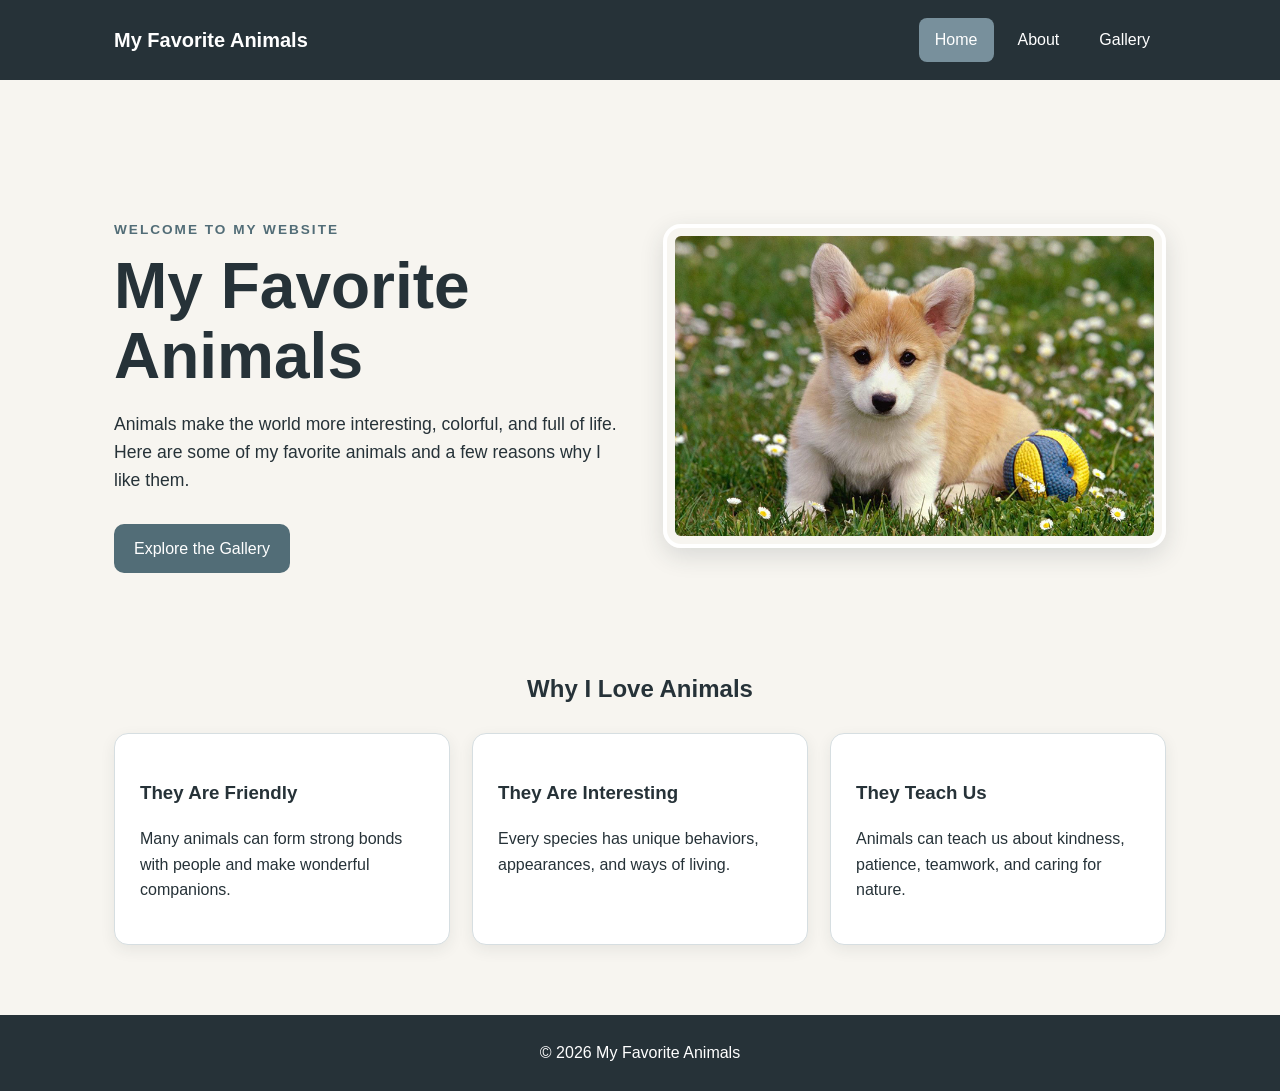
<file: index.html>
<!DOCTYPE html>
<html lang="en">
<head>
    <meta charset="UTF-8">
    <meta name="viewport" content="width=device-width, initial-scale=1.0">
    <title>My Favorite Animals</title>
    <link rel="stylesheet" href="style.css">
</head>
<body>
    <a class="skip-link" href="#main-content">Skip to Main Content</a>
    <header>
        <nav aria-label="Main navigation">
            <div class="nav-brand">My Favorite Animals</div>
            <ul>
                <li><a class="active" href="index.html" aria-current="page">Home</a></li>
                <li><a href="about.html">About</a></li>
                <li><a href="gallery.html">Gallery</a></li>
            </ul>
        </nav>
    </header>
    <main id="main-content">
        <section class="hero" aria-labelledby="hero-title">
            <div class="hero-text">
                <p class="eyebrow">WELCOME TO MY WEBSITE</p>
                <h1 id="hero-title">My Favorite Animals</h1>
                <p>Animals make the world more interesting, colorful, and full of life. Here are some of my favorite animals and a few reasons why I like them.</p>
                <a class="button" href="gallery.html">Explore the Gallery</a>
            </div>
            <div class="hero-image">
                <img src="Dog.jpg" alt="Illustration of a friendly dog">
            </div>
        </section>
        <section class="content-section" aria-labelledby="why-title">
            <h2 id="why-title">Why I Love Animals</h2>
            <div class="feature-grid">
                <article class="card">
                    <h3>They Are Friendly</h3>
                    <p>Many animals can form strong bonds with people and make wonderful companions.</p>
                </article>
                <article class="card">
                    <h3>They Are Interesting</h3>
                    <p>Every species has unique behaviors, appearances, and ways of living.</p>
                </article>
                <article class="card">
                    <h3>They Teach Us</h3>
                    <p>Animals can teach us about kindness, patience, teamwork, and caring for nature.</p>
                </article>
            </div>
        </section>
    </main>
    <footer>
        <p>&copy; 2026 My Favorite Animals</p>
    </footer>
    <script src="script.js" defer></script>
</body>
</html>
</file>
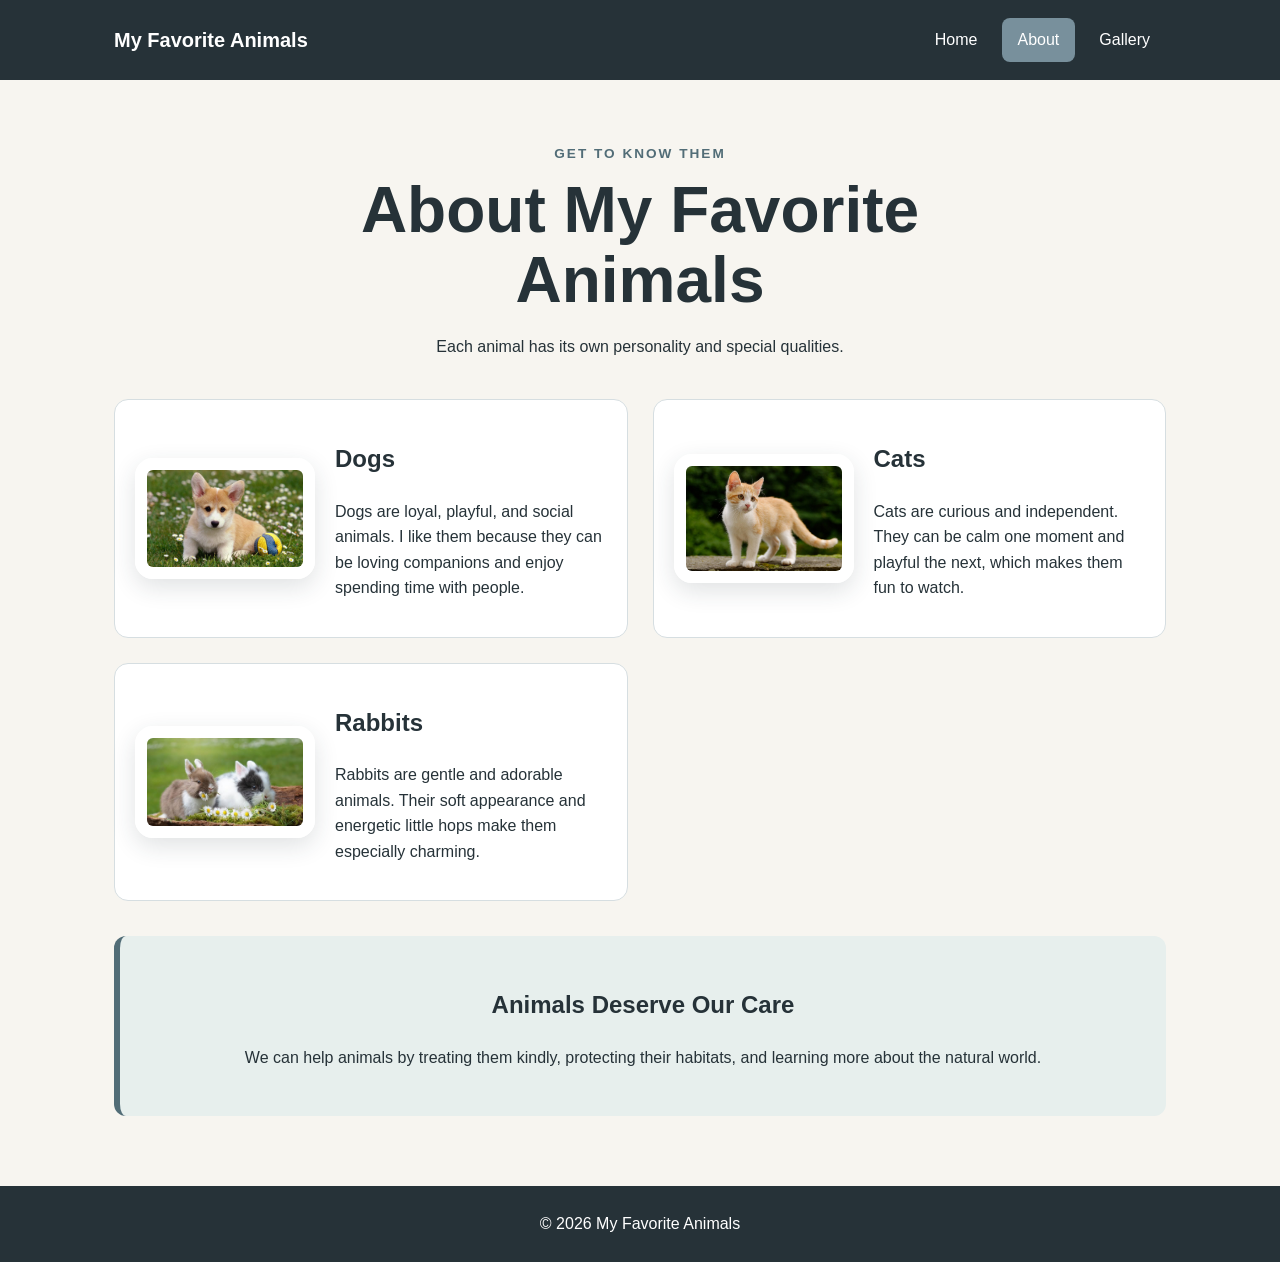
<file: about.html>
<!DOCTYPE html>
<html lang="en">
<head>
    <meta charset="UTF-8">
    <meta name="viewport" content="width=device-width, initial-scale=1.0">
    <title>About My Favorite Animals</title>
    <link rel="stylesheet" href="style.css">
</head>
<body>
    <a class="skip-link" href="#main-content">Skip to Main Content</a>

    <header>
        <nav aria-label="Main navigation">
            <div class="nav-brand">My Favorite Animals</div>
            <ul>
                <li><a href="index.html">Home</a></li>
                <li><a class="active" href="about.html" aria-current="page">About</a></li>
                <li><a href="gallery.html">Gallery</a></li>
            </ul>
        </nav>
    </header>

    <main id="main-content">
        <section class="page-heading" aria-labelledby="page-title">
            <p class="eyebrow">GET TO KNOW THEM</p>
            <h1 id="page-title">About My Favorite Animals</h1>
            <p>Each animal has its own personality and special qualities.</p>
        </section>

        <section class="about-grid" aria-label="Animal profiles">
            <article class="animal-profile">
                <img src="Dog.jpg" alt="Illustration of a friendly dog">
                <div>
                    <h2>Dogs</h2>
                    <p>Dogs are loyal, playful, and social animals. I like them because they can be loving companions and enjoy spending time with people.</p>
                </div>
            </article>

            <article class="animal-profile">
                <img src="Cat.jpg" alt="Illustration of a cute cat">
                <div>
                    <h2>Cats</h2>
                    <p>Cats are curious and independent. They can be calm one moment and playful the next, which makes them fun to watch.</p>
                </div>
            </article>

            <article class="animal-profile">
                <img src="Rabbit.jpg" alt="Illustration of a rabbit">
                <div>
                    <h2>Rabbits</h2>
                    <p>Rabbits are gentle and adorable animals. Their soft appearance and energetic little hops make them especially charming.</p>
                </div>
            </article>
        </section>

        <section class="quote-box" aria-labelledby="care-title">
            <h2 id="care-title">Animals Deserve Our Care</h2>
            <p>We can help animals by treating them kindly, protecting their habitats, and learning more about the natural world.</p>
        </section>
    </main>

    <footer>
        <p>&copy; 2026 My Favorite Animals</p>
    </footer>

    <script src="script.js" defer></script>
</body>
</html>
</file>
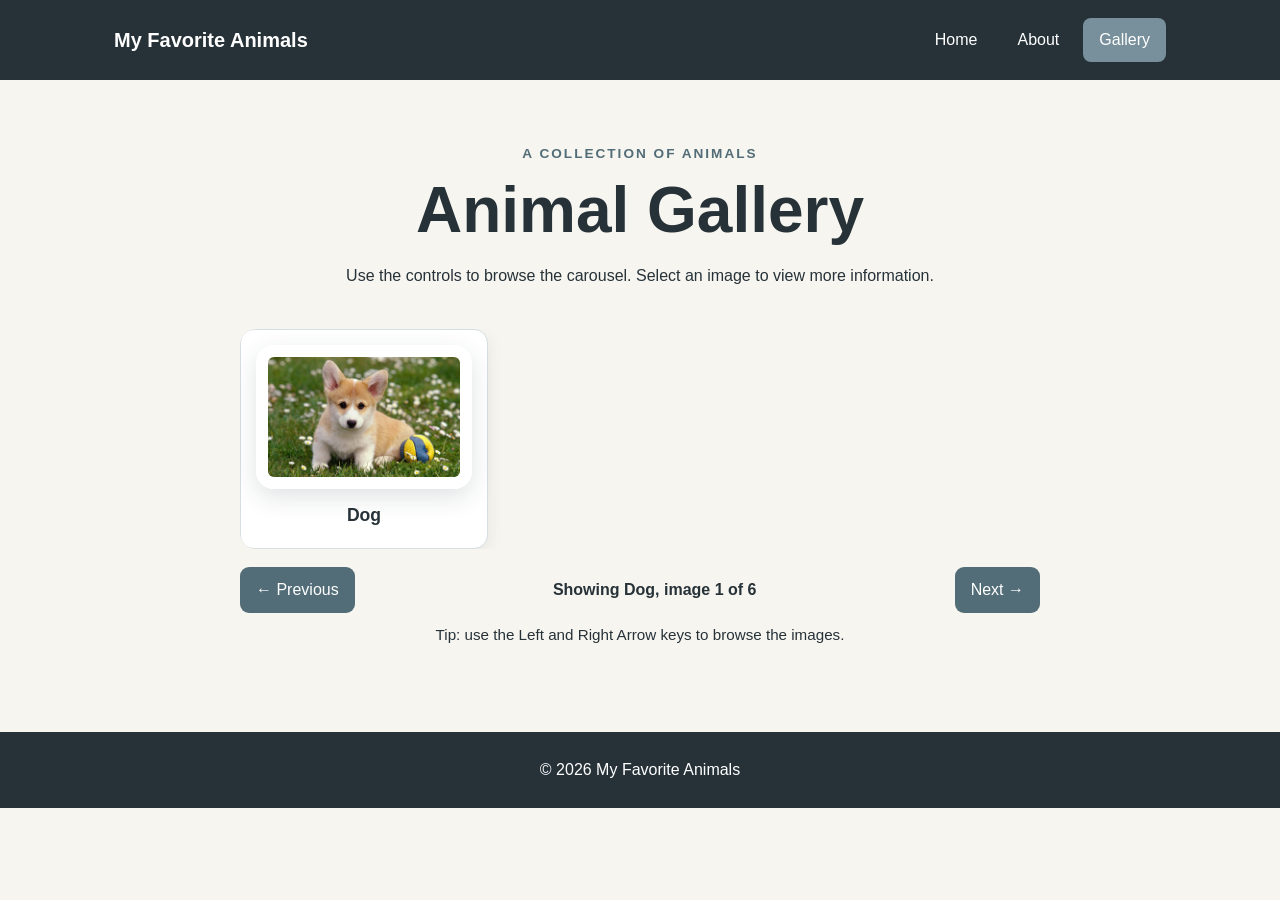
<file: gallery.html>
<!DOCTYPE html>
<html lang="en">
<head>
    <meta charset="UTF-8">
    <meta name="viewport" content="width=device-width, initial-scale=1.0">
    <title>Animal Gallery</title>
    <link rel="stylesheet" href="style.css">
</head>
<body>
    <a class="skip-link" href="#main-content">Skip to Main Content</a>

    <header>
        <nav aria-label="Main navigation">
            <div class="nav-brand">My Favorite Animals</div>
            <ul>
                <li><a href="index.html">Home</a></li>
                <li><a href="about.html">About</a></li>
                <li><a class="active" href="gallery.html" aria-current="page">Gallery</a></li>
            </ul>
        </nav>
    </header>

    <main id="main-content">
        <section class="page-heading" aria-labelledby="page-title">
            <p class="eyebrow">A COLLECTION OF ANIMALS</p>
            <h1 id="page-title">Animal Gallery</h1>
            <p>Use the controls to browse the carousel. Select an image to view more information.</p>
        </section>

        <section class="carousel" aria-labelledby="carousel-title">
            <h2 id="carousel-title" class="visually-hidden">Animal image carousel</h2>
            <div class="carousel-viewport">
                <section class="gallery" aria-label="Animal gallery">
                    <figure class="is-active">
                        <img src="Dog.jpg" alt="Illustration of a friendly dog">
                        <figcaption>Dog</figcaption>
                    </figure>
                    <figure>
                        <img src="Cat.jpg" alt="Illustration of a cute cat">
                        <figcaption>Cat</figcaption>
                    </figure>
                    <figure>
                        <img src="Rabbit.jpg" alt="Illustration of a rabbit">
                        <figcaption>Rabbit</figcaption>
                    </figure>
                    <figure>
                        <img src="Panda.webp" alt="Illustration of a panda">
                        <figcaption>Panda</figcaption>
                    </figure>
                    <figure>
                        <img src="Fox.jpg" alt="Illustration of a fox">
                        <figcaption>Fox</figcaption>
                    </figure>
                    <figure>
                        <img src="Penguin.jpg" alt="Illustration of a penguin">
                        <figcaption>Penguin</figcaption>
                    </figure>
                </section>
            </div>

            <div class="carousel-controls" aria-label="Carousel controls">
                <button id="carousel-prev" type="button" aria-label="Show previous animal">&#8592; Previous</button>
                <p id="carousel-status" class="carousel-status" aria-live="polite">Showing Dog, image 1 of 6</p>
                <button id="carousel-next" type="button" aria-label="Show next animal">Next &#8594;</button>
            </div>
            <p class="keyboard-help">Tip: use the Left and Right Arrow keys to browse the images.</p>
        </section>
    </main>

    <div class="modal" id="animal-modal" role="dialog" aria-modal="true" aria-labelledby="modal-title" aria-describedby="modal-text" aria-hidden="true">
        <div class="modal-content">
            <button class="modal-close" id="modal-close" type="button" aria-label="Close animal details">&times;</button>
            <img id="modal-image" src="Dog.jpg" alt="" class="modal-image">
            <div class="modal-body">
                <h2 id="modal-title">Animal</h2>
                <p id="modal-text">Animal information.</p>
            </div>
        </div>
    </div>

    <footer>
        <p>&copy; 2026 My Favorite Animals</p>
    </footer>

    <script src="script.js" defer></script>
</body>
</html>
</file>
<file: style.css>
* {
    box-sizing: border-box;
}

html {
    scroll-behavior: smooth;
}

body {
    margin: 0;
    font-family: Arial, Helvetica, sans-serif;
    line-height: 1.6;
    color: #263238;
    background-color: #f7f5f0;
}

body.modal-open {
    overflow: hidden;
}

.skip-link {
    position: absolute;
    top: -100px;
    left: 10px;
    z-index: 1000;
    padding: 10px 16px;
    background-color: #263238;
    color: #ffffff;
    text-decoration: none;
    border-radius: 0 0 8px 8px;
}

.skip-link:focus {
    top: 0;
}

header {
    background-color: #263238;
}

nav {
    display: flex;
    justify-content: space-between;
    align-items: center;
    gap: 24px;
    max-width: 1100px;
    margin: 0 auto;
    padding: 18px 24px;
}

.nav-brand {
    color: #ffffff;
    font-size: 1.25rem;
    font-weight: 700;
}

nav ul {
    display: flex;
    flex-wrap: wrap;
    justify-content: center;
    gap: 8px;
    margin: 0;
    padding: 0;
    list-style: none;
}

nav a {
    display: block;
    padding: 9px 16px;
    color: #ffffff;
    text-decoration: none;
    border-radius: 8px;
    transition: background-color 0.3s ease, transform 0.3s ease;
}

nav a:hover,
nav a:focus {
    background-color: #5c7c89;
    transform: translateY(-2px);
}

nav a.active {
    background-color: #78909c;
}

nav a:focus-visible,
button:focus-visible,
.gallery img:focus-visible,
.button:focus-visible {
    outline: 3px solid #f4c95d;
    outline-offset: 3px;
}

main {
    max-width: 1100px;
    margin: 0 auto;
    padding: 50px 24px 70px;
}

.hero {
    display: grid;
    grid-template-columns: 1fr 1fr;
    align-items: center;
    gap: 45px;
    min-height: 520px;
}

.hero-text h1,
.page-heading h1 {
    margin: 0 0 18px;
    font-size: clamp(2.2rem, 5vw, 4rem);
    line-height: 1.1;
}

.eyebrow {
    margin-bottom: 10px;
    color: #526d77;
    font-size: 0.85rem;
    font-weight: 700;
    letter-spacing: 2px;
}

.hero-text > p:not(.eyebrow) {
    max-width: 600px;
    font-size: 1.1rem;
}

.button {
    display: inline-block;
    margin-top: 12px;
    padding: 12px 20px;
    background-color: #526d77;
    color: #ffffff;
    text-decoration: none;
    border-radius: 10px;
    transition: transform 0.3s ease, background-color 0.3s ease;
}

.button:hover,
.button:focus {
    background-color: #374f58;
    transform: scale(1.04);
}

img {
    max-width: 100%;
    height: auto;
    border: 4px solid #ffffff;
    padding: 8px;
    border-radius: 18px;
    box-shadow: 0 8px 24px rgba(38, 50, 56, 0.14);
}

.hero-image img {
    width: 100%;
}

.content-section h2,
.quote-box h2 {
    text-align: center;
}

.feature-grid {
    display: grid;
    grid-template-columns: repeat(3, 1fr);
    gap: 22px;
    margin-top: 25px;
}

.card {
    padding: 25px;
    background-color: #ffffff;
    border: 1px solid #d6dee1;
    border-radius: 14px;
    box-shadow: 0 5px 15px rgba(38, 50, 56, 0.08);
}

.page-heading {
    max-width: 750px;
    margin: 0 auto 40px;
    text-align: center;
}

.about-grid {
    display: grid;
    grid-template-columns: repeat(2, 1fr);
    gap: 25px;
}

.animal-profile {
    display: flex;
    align-items: center;
    gap: 20px;
    padding: 20px;
    background-color: #ffffff;
    border: 1px solid #d6dee1;
    border-radius: 14px;
}

.animal-profile img {
    width: 180px;
    flex-shrink: 0;
}

.quote-box {
    margin-top: 35px;
    padding: 30px;
    background-color: #e7efed;
    border-left: 6px solid #526d77;
    border-radius: 12px;
    text-align: center;
}

.carousel {
    max-width: 800px;
    margin: 0 auto;
}

.carousel-viewport {
    position: relative;
    overflow: hidden;
    border-radius: 16px;
}

.gallery {
    display: grid;
    grid-template-columns: repeat(3, 1fr);
    gap: 28px;
}

.gallery figure {
    margin: 0;
    padding: 15px;
    background-color: #ffffff;
    border: 1px solid #d6dee1;
    border-radius: 14px;
    text-align: center;
    box-shadow: 0 5px 15px rgba(38, 50, 56, 0.08);
    transition: transform 0.3s ease, box-shadow 0.3s ease;
}

.gallery figure:hover {
    transform: translateY(-8px);
    box-shadow: 0 12px 25px rgba(38, 50, 56, 0.16);
}

.gallery figure:not(.is-active) {
    display: none;
}

.gallery figure.is-active {
    display: block;
}

.gallery img {
    width: 100%;
    display: block;
    cursor: pointer;
    transition: transform 0.3s ease;
}

.gallery img:hover,
.gallery img:focus-visible {
    transform: scale(1.03);
}

.gallery figure:nth-child(even) img {
    border-radius: 35px;
}

.gallery figcaption {
    padding: 12px 4px 4px;
    font-size: 1.1rem;
    font-weight: 700;
}

.carousel-controls {
    display: flex;
    align-items: center;
    justify-content: space-between;
    gap: 16px;
    margin-top: 18px;
}

.carousel-controls button,
.modal-close {
    border: 0;
    font: inherit;
    cursor: pointer;
}

.carousel-controls button {
    padding: 10px 16px;
    background-color: #526d77;
    color: #ffffff;
    border-radius: 9px;
    transition: transform 0.2s ease, background-color 0.2s ease;
}

.carousel-controls button:hover,
.carousel-controls button:focus {
    background-color: #374f58;
    transform: translateY(-2px);
}

.carousel-status {
    margin: 0;
    text-align: center;
    font-weight: 700;
}

.keyboard-help {
    margin-top: 10px;
    text-align: center;
    font-size: 0.95rem;
}

.visually-hidden {
    position: absolute;
    width: 1px;
    height: 1px;
    padding: 0;
    margin: -1px;
    overflow: hidden;
    clip: rect(0, 0, 0, 0);
    white-space: nowrap;
    border: 0;
}

.modal {
    position: fixed;
    inset: 0;
    z-index: 2000;
    display: none;
    align-items: center;
    justify-content: center;
    padding: 24px;
    background-color: rgba(38, 50, 56, 0.78);
}

.modal.is-open {
    display: flex;
}

.modal-content {
    position: relative;
    width: min(700px, 100%);
    max-height: 90vh;
    overflow: auto;
    padding: 20px;
    background-color: #ffffff;
    border-radius: 18px;
    box-shadow: 0 20px 50px rgba(0, 0, 0, 0.25);
}

.modal-image {
    display: block;
    width: 100%;
}

.modal-body {
    padding: 10px 10px 0;
}

.modal-body h2 {
    margin-bottom: 8px;
}

.modal-close {
    position: absolute;
    top: 12px;
    right: 12px;
    width: 42px;
    height: 42px;
    border-radius: 50%;
    background-color: #263238;
    color: #ffffff;
    font-size: 1.7rem;
    line-height: 1;
}

.modal-close:hover,
.modal-close:focus {
    background-color: #526d77;
}

footer {
    padding: 25px;
    background-color: #263238;
    color: #ffffff;
    text-align: center;
}

footer p {
    margin: 0;
}

@media (min-width: 521px) and (max-width: 900px) {
    nav {
        max-width: 760px;
    }

    main {
        max-width: 850px;
    }

    .hero {
        grid-template-columns: 1.1fr 0.9fr;
        gap: 28px;
        min-height: 460px;
    }

    .feature-grid {
        grid-template-columns: repeat(2, 1fr);
    }

    .about-grid {
        grid-template-columns: 1fr;
    }

    .animal-profile {
        max-width: 760px;
        margin: 0 auto;
    }
}

@media (max-width: 520px) {
    nav {
        flex-direction: column;
    }

    .hero,
    .about-grid {
        grid-template-columns: 1fr;
    }

    .feature-grid,
    .gallery {
        grid-template-columns: 1fr;
    }

    .hero {
        min-height: auto;
    }

    .carousel-controls {
        flex-wrap: wrap;
        justify-content: center;
    }

    .carousel-status {
        order: -1;
        flex-basis: 100%;
    }

    .animal-profile {
        flex-direction: column;
        text-align: center;
    }

    main {
        padding-top: 35px;
    }
}

@media (prefers-reduced-motion: reduce) {
    html {
        scroll-behavior: auto;
    }

    *,
    *::before,
    *::after {
        transition-duration: 0.01ms !important;
        animation-duration: 0.01ms !important;
        animation-iteration-count: 1 !important;
    }
}
</file>
